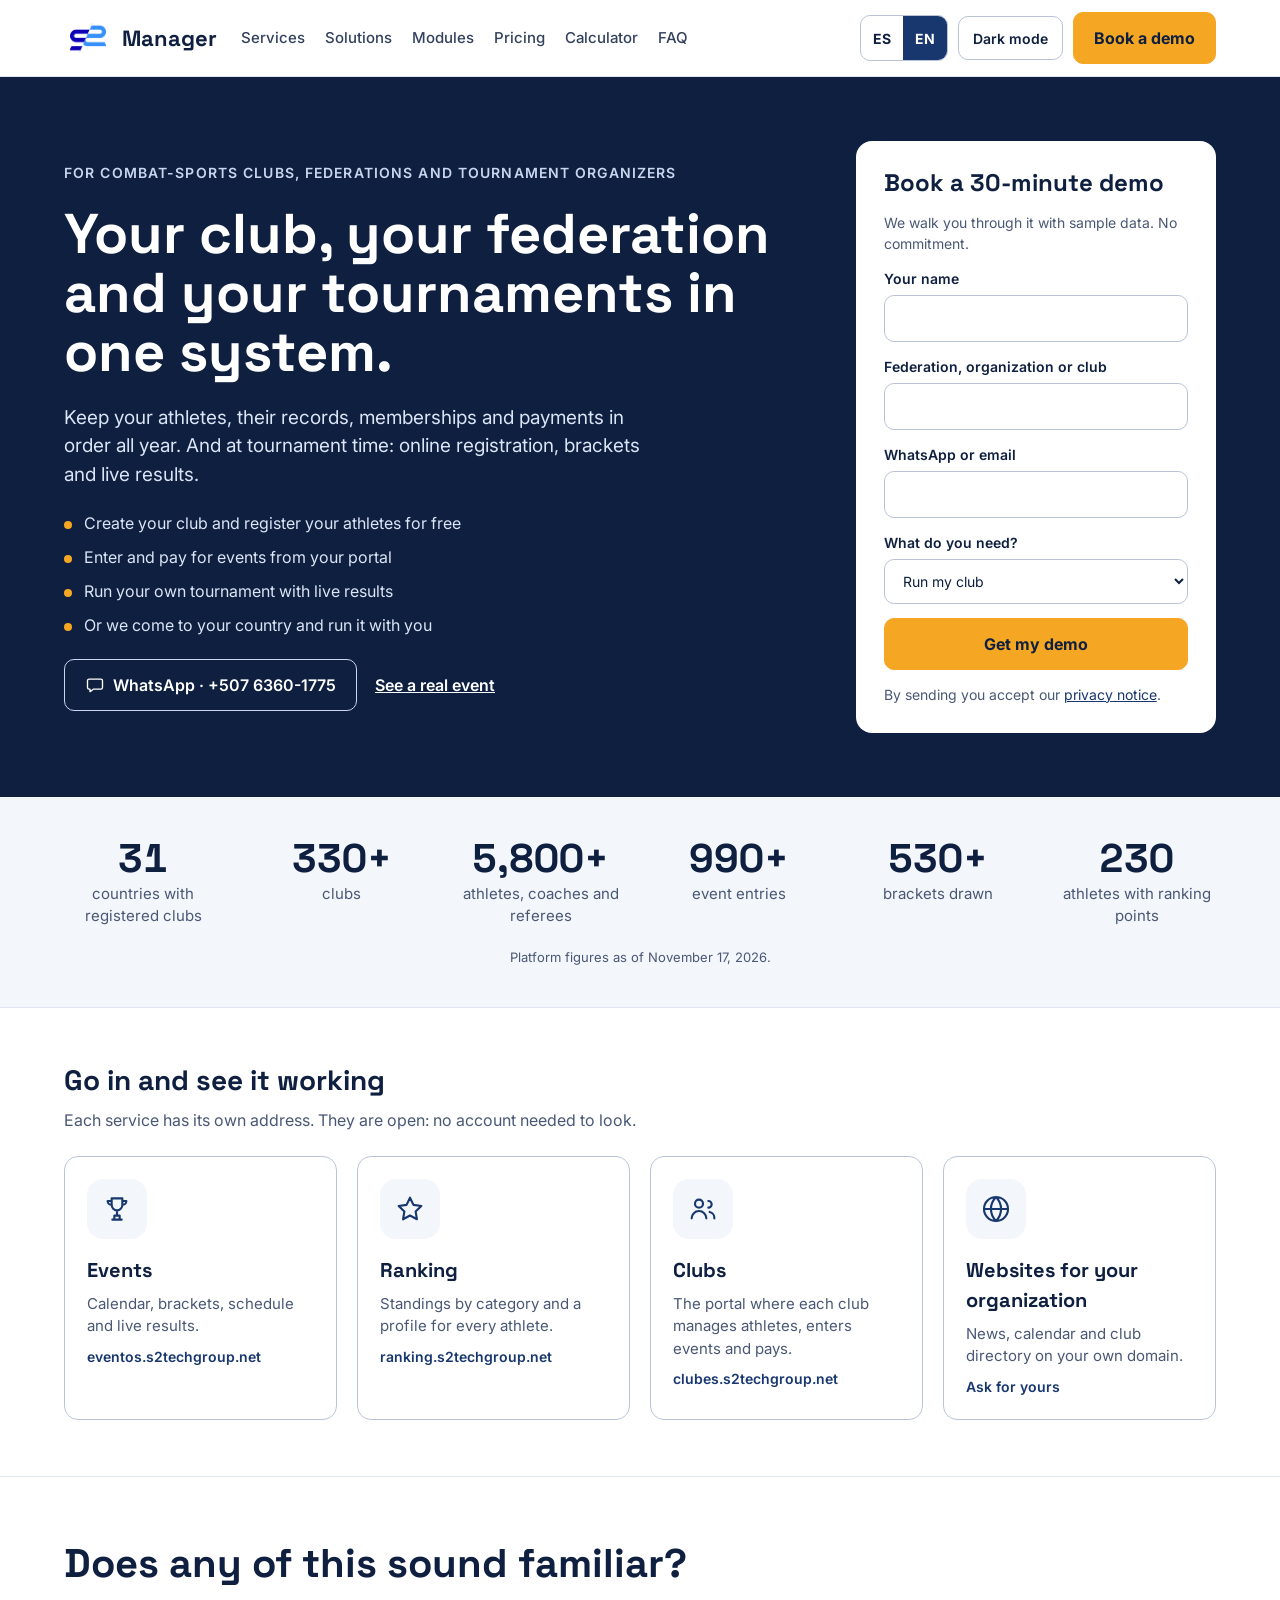
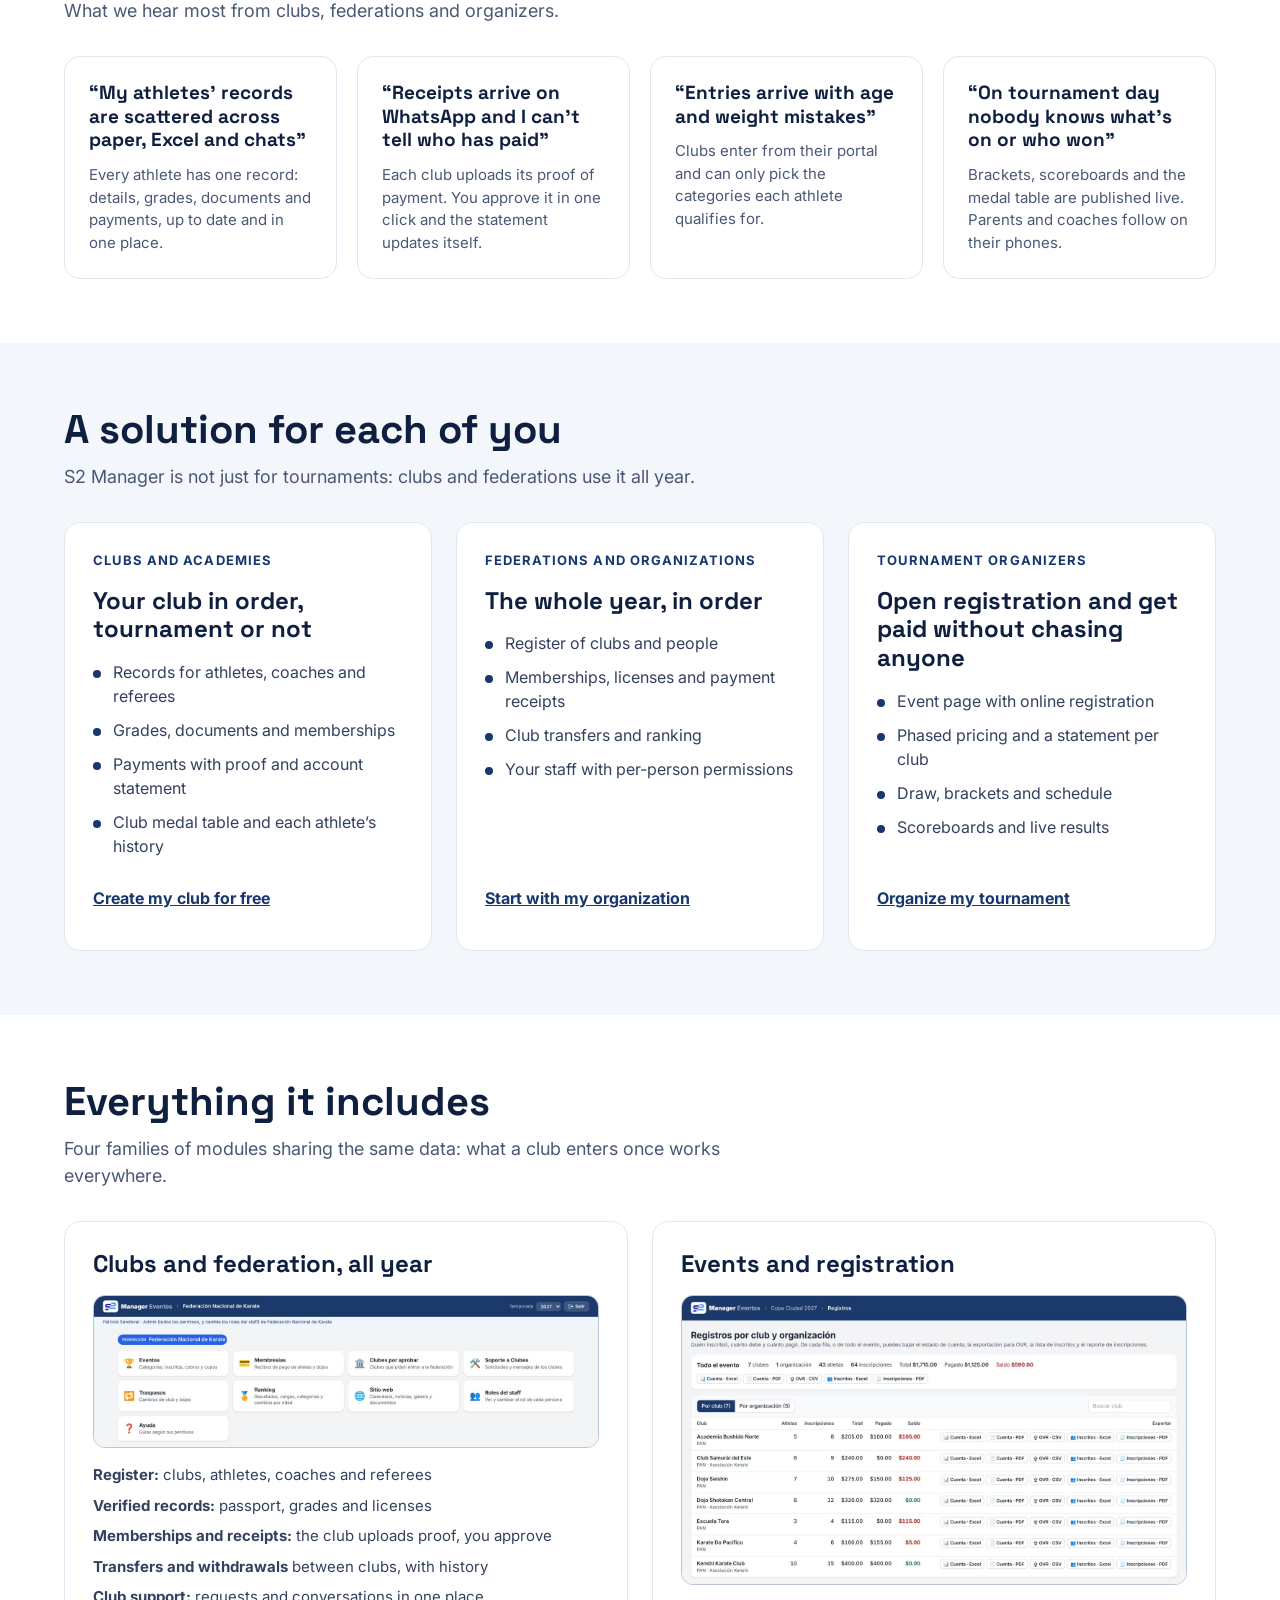
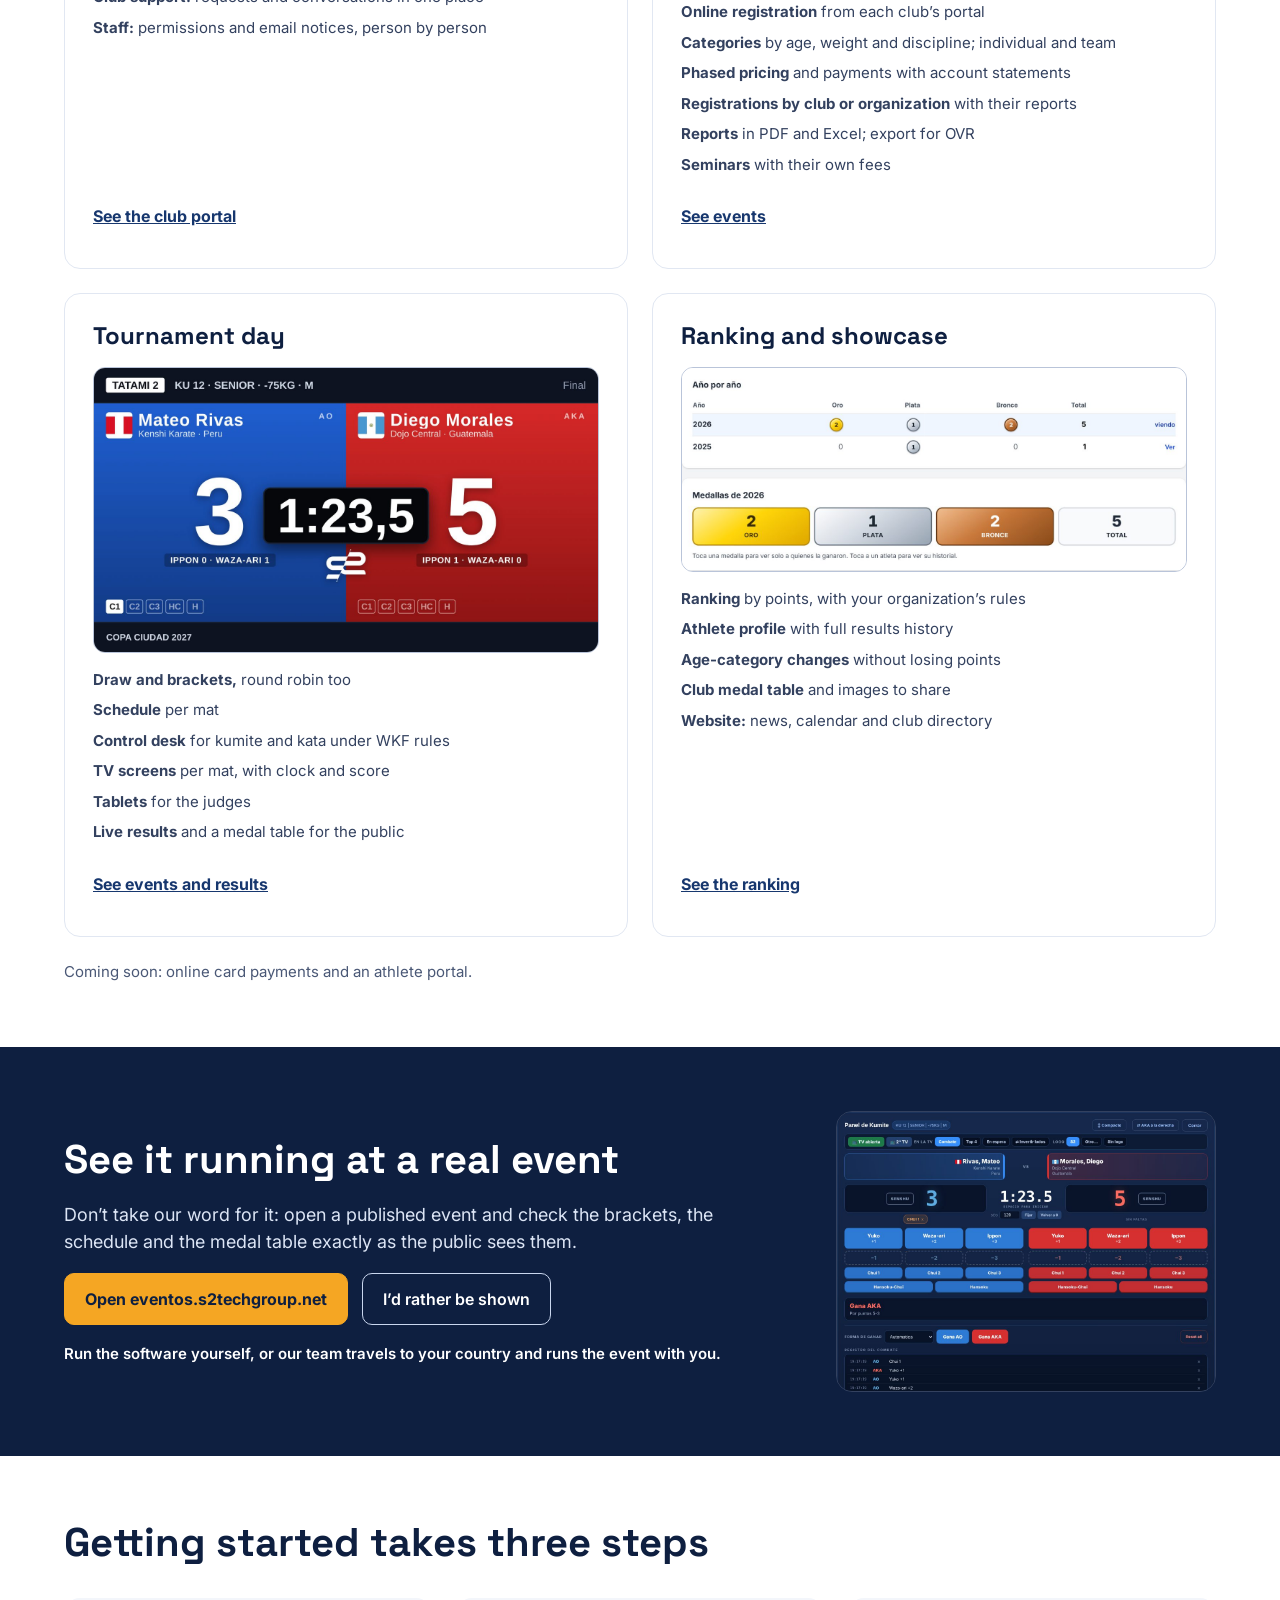
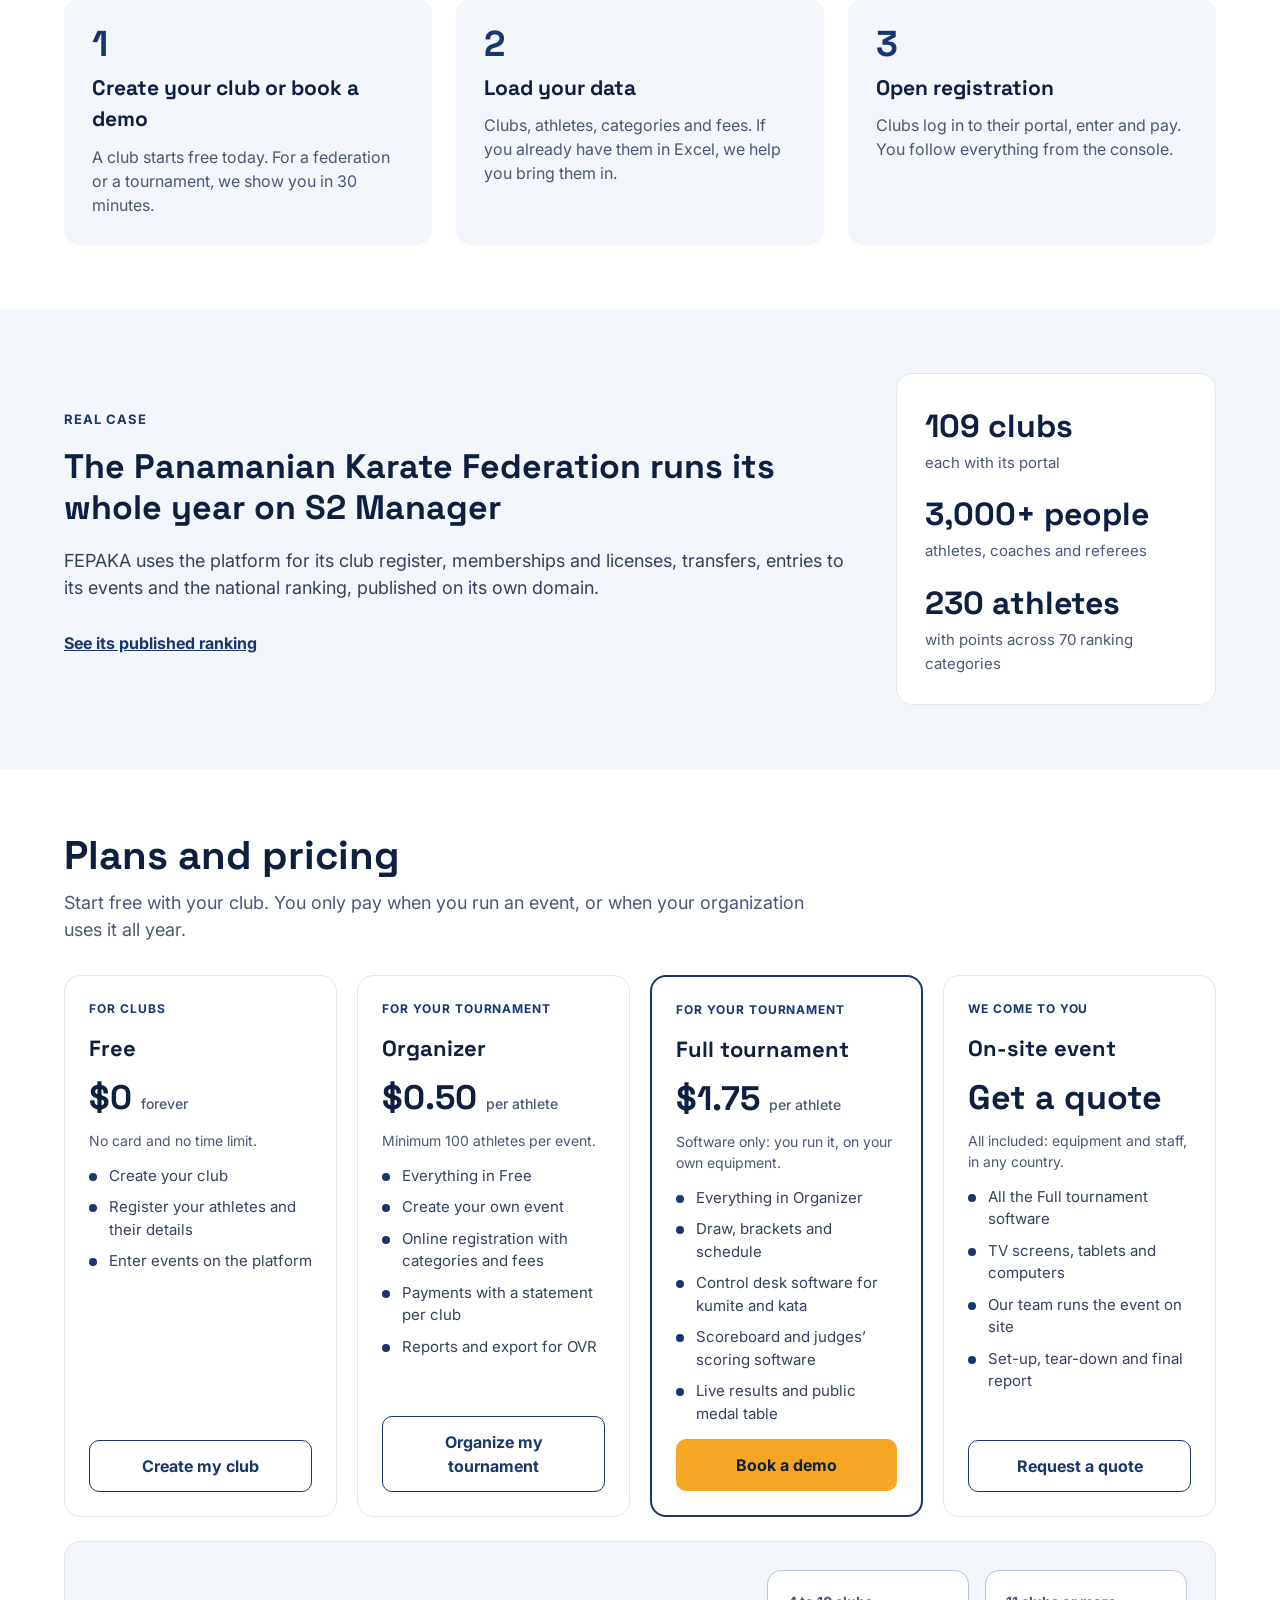
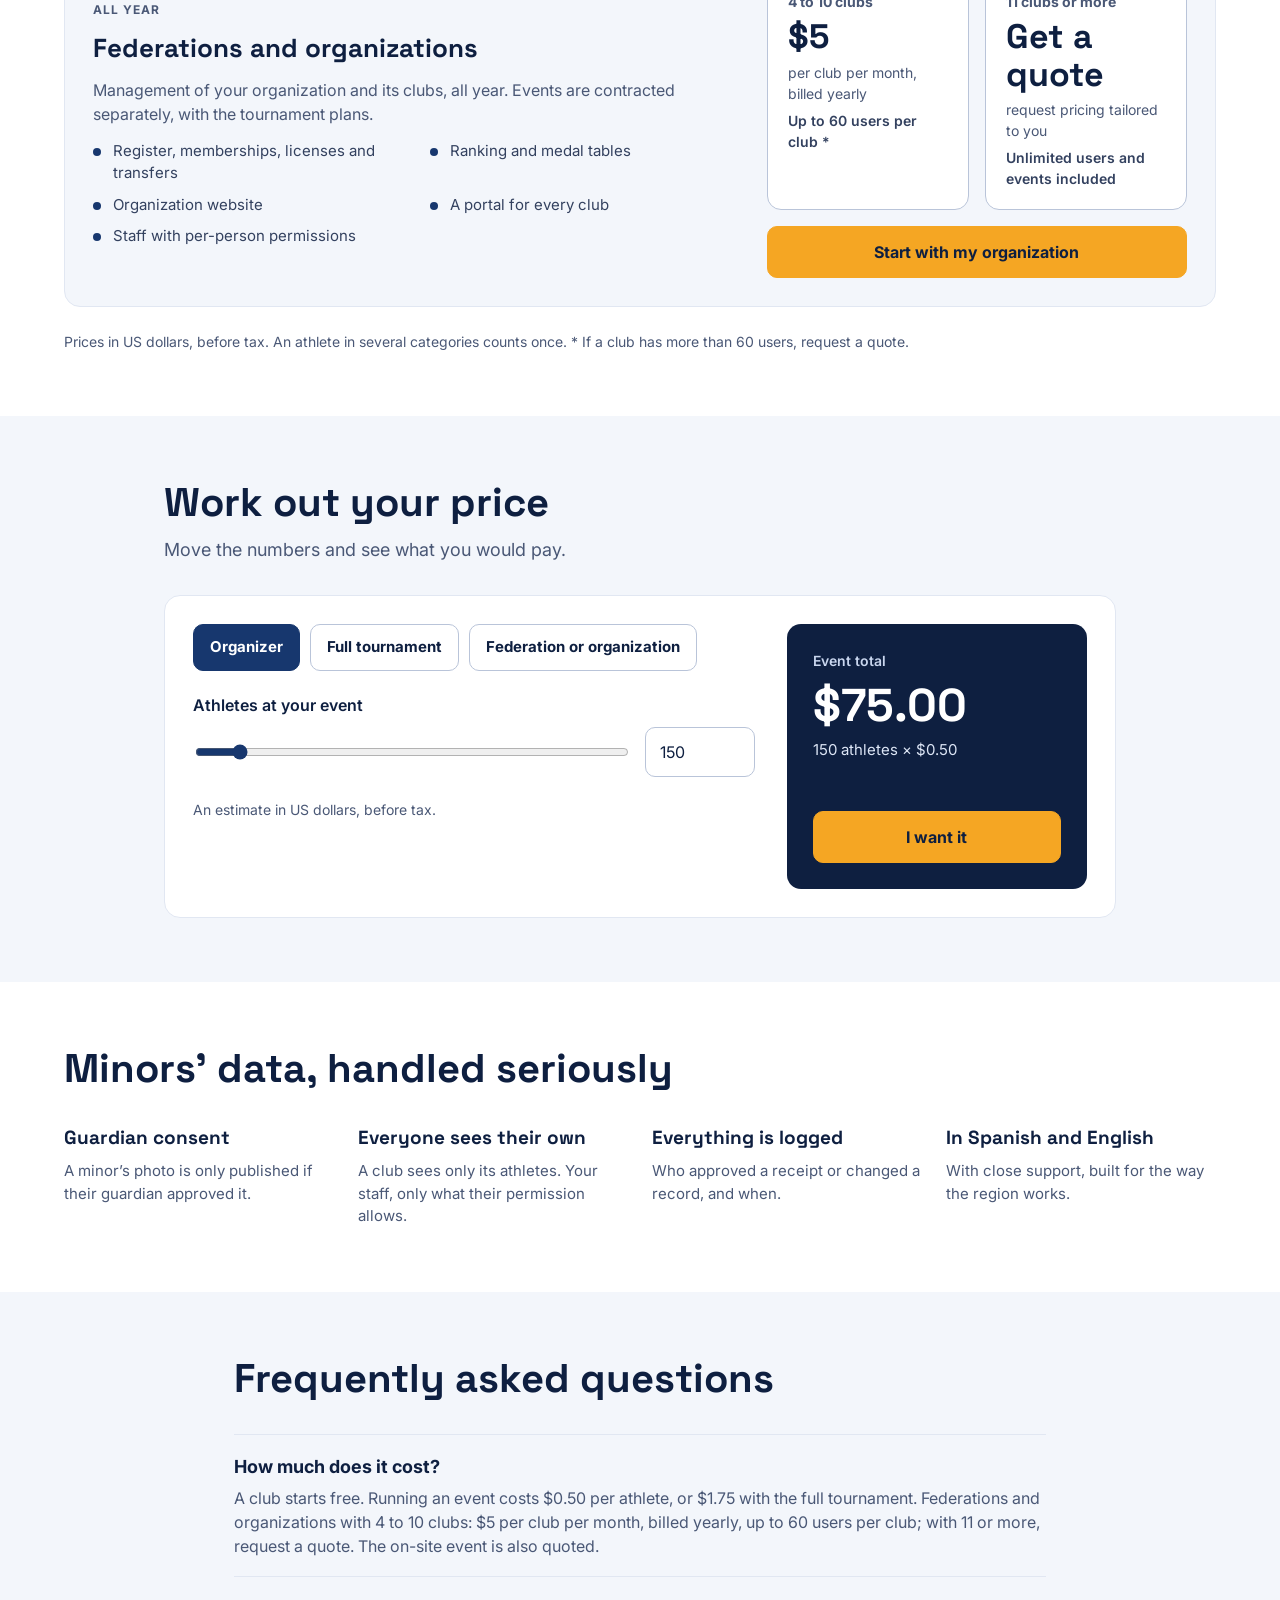
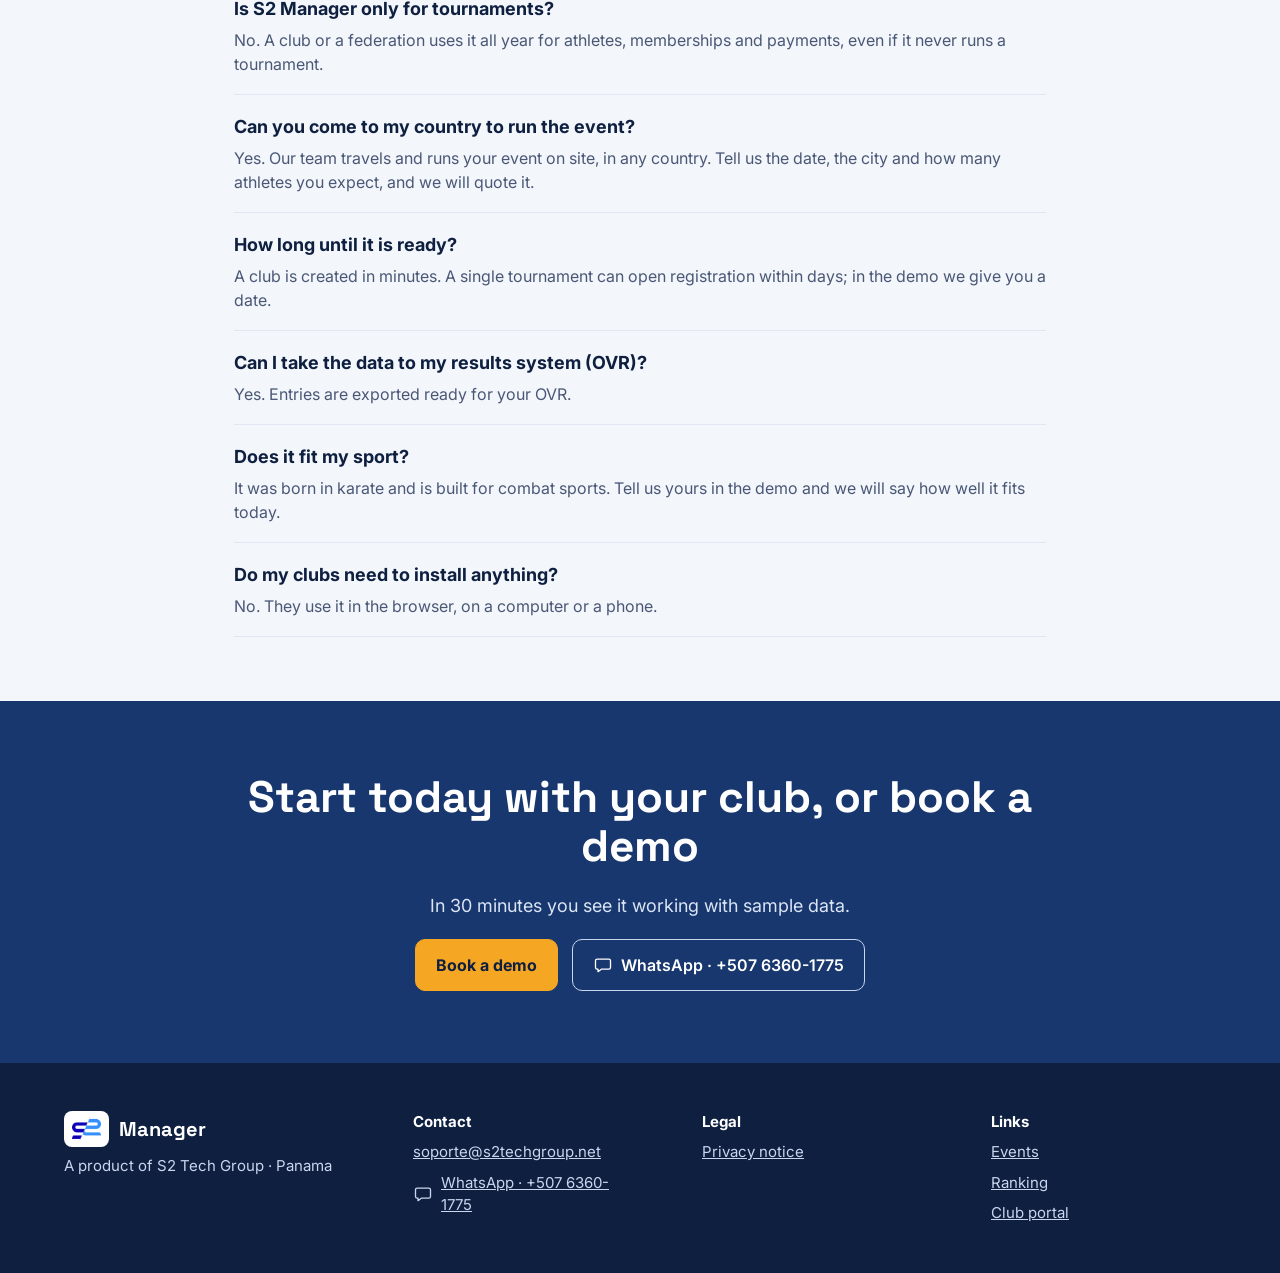
<file: index.html>
<!doctype html>
<html lang="es">
<head>
<meta charset="utf-8">
<meta name="viewport" content="width=device-width, initial-scale=1">
<title>S2 Manager · Tu club, tu federación y tus torneos en un solo sistema</title>
<meta name="description" content="Software para clubes, federaciones y organizadores de deportes de combate: atletas, membresías y pagos todo el año; inscripciones en línea, llaves y resultados en vivo en cada torneo.">
<link rel="canonical" href="https://s2techgroup.net/">
<meta property="og:type" content="website">
<meta property="og:url" content="https://s2techgroup.net/">
<meta property="og:title" content="S2 Manager · Tu club, tu federación y tus torneos en un solo sistema">
<meta property="og:description" content="Software para clubes, federaciones y organizadores de deportes de combate: atletas, membresías y pagos todo el año; inscripciones en línea, llaves y resultados en vivo en cada torneo.">
<meta property="og:image" content="https://s2techgroup.net/img/tv-kumite.jpg">
<meta name="twitter:card" content="summary_large_image">
<meta name="theme-color" content="#0E1F40">
<link rel="icon" type="image/png" href="img/s2-logo.png">
<link rel="preconnect" href="https://fonts.googleapis.com">
<link rel="preconnect" href="https://fonts.gstatic.com" crossorigin>
<link href="https://fonts.googleapis.com/css2?family=Inter:wght@400;500;600;700&family=Space+Grotesk:wght@500;600;700&display=swap" rel="stylesheet">
<link rel="stylesheet" href="css/estilos.css">
<script>try{if(localStorage.getItem('s2tema')==='oscuro')document.documentElement.classList.add('oscuro')}catch(e){}</script>
</head>
<body>
<div id="app">
<header class="barra"><div class="cont"><a class="marca" href="#inicio"><span class="logo"><img src="img/s2-logo.png" alt="S2" width="36" height="30"></span><span>Manager</span></a><nav class="nav" aria-label="Secciones"><a href="#servicios">Servicios</a><a href="#soluciones">Soluciones</a><a href="#modulos">Módulos</a><a href="#planes">Planes</a><a href="#calculadora">Calculadora</a><a href="#preguntas">Preguntas</a></nav><div class="controles"><div class="idioma" role="group" aria-label="Idioma"><button type="button" data-idioma="es" aria-pressed="true">ES</button><button type="button" data-idioma="en" aria-pressed="false">EN</button></div><button type="button" class="tema" data-tema data-oscuro="Modo oscuro" data-claro="Modo claro">Modo oscuro</button><a class="btn pri" href="#demo">Pedir demo</a></div></div></header>
<section class="portada" id="inicio"><div class="cont"><div class="texto"><p class="ceja">Para clubes, federaciones y organizadores de deportes de combate</p><h1>Tu club, tu federación y tus torneos, en un solo sistema.</h1><p class="sub">Lleva a tus atletas, sus datos, membresías y pagos todo el año. Y cuando hay torneo: inscripciones en línea, llaves y resultados en vivo.</p><ul class="lista"><li class="punto"><span>Crea tu club y registra a tus atletas gratis</span></li><li class="punto"><span>Inscribe y paga los eventos desde tu portal</span></li><li class="punto"><span>Organiza tu propio torneo, con resultados en vivo</span></li><li class="punto"><span>Y si lo prefieres, vamos a tu país y lo operamos contigo</span></li></ul><div class="acciones"><a class="btn claro" href="https://wa.me/50763601775" rel="noopener"><svg class="linea" aria-hidden="true" viewBox="0 0 24 24" width="20" height="20"><path d="M5 5h14a2 2 0 0 1 2 2v8a2 2 0 0 1-2 2H10l-4 3v-3H5a2 2 0 0 1-2-2V7a2 2 0 0 1 2-2z"></path></svg><span>WhatsApp · +507 6360-1775</span></a><a class="suelto" href="https://eventos.s2techgroup.net" rel="noopener">Ver un evento real</a></div></div><form class="demo" id="demo" name="demo" method="POST" data-netlify="true" netlify-honeypot="bot-field" aria-label="Pide una demo de 30 minutos"><input type="hidden" name="form-name" value="demo"><input type="hidden" name="idioma" value="es"><p class="trampa"><label>No llenar<input name="bot-field" tabindex="-1" autocomplete="off"></label></p><h2>Pide una demo de 30 minutos</h2><p>Te la mostramos con datos de ejemplo. Sin compromiso.</p><label>Tu nombre<input type="text" name="nombre" autocomplete="name" required maxlength="120"></label><label>Federación, organización o club<input type="text" name="organizacion" autocomplete="organization" maxlength="160"></label><label>WhatsApp o correo<input type="text" name="contacto" required maxlength="160"></label><label>¿Qué necesitas?<select name="necesidad"><option>Llevar mi club</option><option>Gestionar mi federación u organización</option><option>Organizar un torneo</option><option>Que operen mi evento en sitio</option><option>Otra cosa</option></select></label><button type="submit" class="btn pri">Quiero mi demo</button><p class="estado" role="status" hidden></p><p>Al enviar aceptas nuestro <a href="https://eventos.s2techgroup.net/privacidad" rel="noopener">aviso de privacidad</a>.</p></form></div></section>
<section class="cifras" id="cifras" aria-label="Cifras de la plataforma"><div class="cont"><div class="fila"><div class="cifra"><b data-cifra="31">31</b><span>países con clubes registrados</span></div><div class="cifra"><b data-cifra="330+">330+</b><span>clubes</span></div><div class="cifra"><b data-cifra="5.800+">5.800+</b><span>atletas, entrenadores y árbitros</span></div><div class="cifra"><b data-cifra="990+">990+</b><span>inscripciones a eventos</span></div><div class="cifra"><b data-cifra="530+">530+</b><span>llaves sorteadas</span></div><div class="cifra"><b data-cifra="230">230</b><span>atletas con puntos en el ranking</span></div></div><p class="nota">Cifras de la plataforma al 17 de noviembre de 2026.</p></div></section>
<section class="servicios" id="servicios"><div class="cont"><div class="cab" style="margin-bottom:24px"><h2 style="font-size:28px;line-height:1.2">Entra y míralo funcionando</h2><p style="color:var(--mut)">Cada servicio tiene su propia dirección. Están abiertos: no necesitas cuenta para verlos.</p></div><div class="fila"><a class="servicio" href="https://eventos.s2techgroup.net" rel="noopener"><span class="ic"><svg class="linea" aria-hidden="true" viewBox="0 0 24 24" width="32" height="32"><path d="M8 4h8v5a4 4 0 0 1-8 0V4z M8 6H5a3 3 0 0 0 3 3 M16 6h3a3 3 0 0 1-3 3 M12 13v4 M8.5 20h7 M10 17h4v3h-4z"></path></svg></span><b>Eventos</b><span>Calendario, llaves, cronograma y resultados en vivo.</span><em>eventos.s2techgroup.net</em></a><a class="servicio" href="https://ranking.s2techgroup.net" rel="noopener"><span class="ic"><svg class="linea" aria-hidden="true" viewBox="0 0 24 24" width="32" height="32"><path d="M12 3.5l2.6 5.4 5.9.8-4.3 4.1 1 5.9L12 16.9l-5.2 2.8 1-5.9-4.3-4.1 5.9-.8L12 3.5z"></path></svg></span><b>Ranking</b><span>Posiciones por categoría y perfil de cada atleta.</span><em>ranking.s2techgroup.net</em></a><a class="servicio" href="https://clubes.s2techgroup.net" rel="noopener"><span class="ic"><svg class="linea" aria-hidden="true" viewBox="0 0 24 24" width="32" height="32"><path d="M9 11a3 3 0 1 0 0-6 3 3 0 0 0 0 6z M3.5 19a5.5 5.5 0 0 1 11 0 M16 11a2.5 2.5 0 1 0 0-5 M17 14.2a4.5 4.5 0 0 1 3.5 4.8"></path></svg></span><b>Clubes</b><span>El portal donde cada club lleva a sus atletas, inscribe y paga.</span><em>clubes.s2techgroup.net</em></a><a class="servicio" href="#demo"><span class="ic"><svg class="linea" aria-hidden="true" viewBox="0 0 24 24" width="32" height="32"><path d="M12 21a9 9 0 1 0 0-18 9 9 0 0 0 0 18z M3 12h18 M12 3c2.5 2.6 3.8 5.6 3.8 9s-1.3 6.4-3.8 9c-2.5-2.6-3.8-5.6-3.8-9S9.5 5.6 12 3z"></path></svg></span><b>Sitios de tu organización</b><span>Noticias, calendario y directorio de clubes con tu dominio.</span><em>Pide el tuyo</em></a></div></div></section>
<section><div class="cont"><div class="cab"><h2 class="h2">¿Te suena alguno de estos?</h2><p class="sub">Lo que más escuchamos de clubes, federaciones y organizadores.</p></div><div class="rejilla" style="gap:20px"><article class="tarjeta dolor t4"><h3>«Los datos de mis atletas están regados entre papeles, Excel y chats»</h3><p>Cada atleta tiene su ficha: datos, grados, documentos y pagos, al día y en un solo lugar.</p></article><article class="tarjeta dolor t4"><h3>«Los recibos me llegan por WhatsApp y no sé quién pagó»</h3><p>Cada club sube su comprobante. Tú lo apruebas con un clic y el estado de cuenta se actualiza solo.</p></article><article class="tarjeta dolor t4"><h3>«Las inscripciones llegan con errores de edad y peso»</h3><p>El club inscribe desde su portal y solo puede elegir las categorías que le tocan a cada atleta.</p></article><article class="tarjeta dolor t4"><h3>«El día del torneo nadie sabe cómo va ni quién ganó»</h3><p>Llaves, marcadores y medallero se publican en vivo. Padres y entrenadores los siguen desde el celular.</p></article></div></div></section>
<section class="alt" id="soluciones"><div class="cont"><div class="cab"><h2 class="h2">Una solución para cada quien</h2><p class="sub">S2 Manager no es solo para torneos: un club o una federación lo usa todo el año.</p></div><div class="rejilla"><article class="tarjeta solucion t3"><p class="ceja">Clubes y academias</p><h3>Tu club al día, haya o no torneo</h3><ul class="lista"><li class="punto"><span>Fichas de tus atletas, entrenadores y árbitros</span></li><li class="punto"><span>Grados, documentos y membresías</span></li><li class="punto"><span>Pagos con comprobante y estado de cuenta</span></li><li class="punto"><span>Medallero del club e historial de cada atleta</span></li></ul><a class="enlace" href="https://clubes.s2techgroup.net">Crear mi club gratis</a></article><article class="tarjeta solucion t3"><p class="ceja">Federaciones y organizaciones</p><h3>El año entero, ordenado</h3><ul class="lista"><li class="punto"><span>Padrón de clubes y personas</span></li><li class="punto"><span>Membresías, licencias y recibos de pago</span></li><li class="punto"><span>Traspasos entre clubes y ranking</span></li><li class="punto"><span>Tu personal con permisos por persona</span></li></ul><a class="enlace" href="#demo">Empezar con mi organización</a></article><article class="tarjeta solucion t3"><p class="ceja">Organizadores de torneos</p><h3>Abre inscripciones y cobra sin perseguir a nadie</h3><ul class="lista"><li class="punto"><span>Página del evento con inscripción en línea</span></li><li class="punto"><span>Precios por fases y estado de cuenta por club</span></li><li class="punto"><span>Sorteo, llaves y cronograma</span></li><li class="punto"><span>Marcadores y resultados en vivo</span></li></ul><a class="enlace" href="#planes">Organizar mi torneo</a></article></div></div></section>
<section id="modulos"><div class="cont"><div class="cab"><h2 class="h2">Todo lo que incluye</h2><p class="sub">Cuatro familias de módulos que comparten los mismos datos: lo que el club carga una vez sirve para todo.</p></div><div class="rejilla"><article class="tarjeta modulo t2"><h3>Clubes y federación, todo el año</h3><img src="img/consola-federacion.jpg" alt="Inicio de la consola de una federación: eventos, membresías, clubes por aprobar, soporte, traspasos, ranking y sitio web" loading="lazy" width="1400" height="800"><ul class="lista"><li><b>Padrón:</b> clubes, atletas, entrenadores y árbitros</li><li><b>Fichas verificadas:</b> pasaporte, grados y licencias</li><li><b>Membresías y recibos:</b> el club sube el comprobante, tú apruebas</li><li><b>Traspasos y bajas</b> entre clubes, con su historial</li><li><b>Soporte a clubes:</b> solicitudes y conversaciones en un solo lugar</li><li><b>Staff:</b> permisos y avisos por correo, persona por persona</li></ul><a class="enlace" href="https://clubes.s2techgroup.net" rel="noopener">Ver el portal de clubes</a></article><article class="tarjeta modulo t2"><h3>Eventos e inscripciones</h3><img src="img/registros.jpg" alt="Registros de un evento por club: atletas, inscripciones, total, pagado y saldo, con sus reportes" loading="lazy" width="1400" height="800"><ul class="lista"><li><b>Inscripción en línea</b> desde el portal de cada club</li><li><b>Categorías</b> por edad, peso y modalidad; individuales y equipos</li><li><b>Precios por fases</b> y cobros con estado de cuenta</li><li><b>Registros por club u organización</b> con sus reportes</li><li><b>Reportes</b> en PDF y Excel; exportación para OVR</li><li><b>Seminarios</b> con su propio cobro</li></ul><a class="enlace" href="https://eventos.s2techgroup.net" rel="noopener">Ver eventos</a></article><article class="tarjeta modulo t2"><h3>El día del torneo</h3><img src="img/tv-kumite.jpg" alt="Pantalla de TV del tatami con el marcador de un combate de kumite entre Perú y Guatemala" loading="lazy" width="1400" height="800"><ul class="lista"><li><b>Sorteo y llaves,</b> también todos contra todos</li><li><b>Cronograma</b> por área</li><li><b>Mesa de control</b> de kumite y kata con reglas WKF</li><li><b>Pantallas de TV</b> por área, con reloj y marcador</li><li><b>Tablets</b> para los jueces</li><li><b>Resultados en vivo</b> y medallero para el público</li></ul><a class="enlace" href="https://eventos.s2techgroup.net" rel="noopener">Ver eventos y resultados</a></article><article class="tarjeta modulo t2"><h3>Ranking y vitrina</h3><img src="img/medallero.jpg" alt="Medallero de un club: oro, plata y bronce, año por año" loading="lazy" width="1400" height="800"><ul class="lista"><li><b>Ranking</b> por puntos, con las reglas de tu organización</li><li><b>Perfil del atleta</b> con su historial de resultados</li><li><b>Cambio de categoría por edad,</b> sin perder los puntos</li><li><b>Medallero del club</b> e imágenes para compartir</li><li><b>Sitio web:</b> noticias, calendario y directorio de clubes</li></ul><a class="enlace" href="https://ranking.s2techgroup.net" rel="noopener">Ver el ranking</a></article></div><p class="pronto">Próximamente: pago con tarjeta en línea y portal del atleta.</p></div></section>
<section class="banda"><div class="cont"><div class="texto"><h2 class="h2">Míralo funcionando en un evento real</h2><p class="sub">No te pedimos que nos creas: entra a un evento publicado y revisa las llaves, el cronograma y el medallero tal como los ve el público.</p><div class="fila" style="gap:14px"><a class="btn pri" href="https://eventos.s2techgroup.net" rel="noopener">Abrir eventos.s2techgroup.net</a><a class="btn claro" href="#demo">Prefiero que me lo muestren</a></div><p class="nota">Opera el software tú mismo, o nuestro equipo viaja a tu país y maneja el evento contigo.</p></div><div class="foto"><img src="img/mesa-control.jpg" alt="Panel de la mesa de control de kumite: puntos, faltas, reloj y pantallas" loading="lazy" width="1160" height="854"></div></div></section>
<section><div class="cont"><div class="cab"><h2 class="h2">Empezar toma tres pasos</h2></div><ol class="rejilla"><li class="paso"><b>1</b><h3>Crea tu club o pide una demo</h3><p>Un club empieza gratis hoy mismo. Para una federación o un torneo, te lo mostramos en 30 minutos.</p></li><li class="paso"><b>2</b><h3>Carga tus datos</h3><p>Clubes, atletas, categorías y tarifas. Si ya los tienes en Excel, te ayudamos a subirlos.</p></li><li class="paso"><b>3</b><h3>Abre inscripciones</h3><p>Los clubes entran a su portal, inscriben y pagan. Tú sigues todo desde la consola.</p></li></ol></div></section>
<section class="alt caso"><div class="cont"><div class="texto"><p class="ceja">Caso real</p><h2>La Federación Panameña de Karate lleva su año completo en S2 Manager</h2><p class="cuerpo">FEPAKA gestiona en la plataforma el padrón de sus clubes, las membresías y licencias, los traspasos, las inscripciones a sus eventos y el ranking nacional, que se publica con su propio dominio.</p><a class="enlace" style="margin-top:0" href="https://ranking.s2techgroup.net" rel="noopener">Ver su ranking publicado</a></div><div class="tarjeta datos"><div><b>109 clubes</b><span>con su portal</span></div><div><b>3.000+ personas</b><span>atletas, entrenadores y árbitros</span></div><div><b>230 atletas</b><span>con puntos en 70 categorías del ranking</span></div></div></div></section>
<section class="planes" id="planes"><div class="cont"><div class="cab"><h2 class="h2">Planes y precios</h2><p class="sub">Empieza gratis con tu club. Pagas solo cuando organizas un evento, o cuando tu organización lo usa todo el año.</p></div><div class="fila"><article class="tarjeta plan"><p class="ceja">Para clubes</p><h3>Gratis</h3><p class="precio">$0 <small>siempre</small></p><p class="nota">Sin tarjeta y sin límite de tiempo.</p><ul class="lista"><li class="punto"><span>Crea tu club</span></li><li class="punto"><span>Registra a tus atletas y sus datos</span></li><li class="punto"><span>Inscríbete a los eventos de la plataforma</span></li></ul><a class="btn borde" href="https://clubes.s2techgroup.net" rel="noopener">Crear mi club</a></article><article class="tarjeta plan"><p class="ceja">Para tu torneo</p><h3>Organizador</h3><p class="precio">$0.50 <small>por atleta</small></p><p class="nota">Mínimo 100 atletas por evento.</p><ul class="lista"><li class="punto"><span>Todo lo del plan Gratis</span></li><li class="punto"><span>Crea tu propio evento</span></li><li class="punto"><span>Registro en línea con categorías y tarifas</span></li><li class="punto"><span>Cobros con estado de cuenta por club</span></li><li class="punto"><span>Reportes y exportación para OVR</span></li></ul><a class="btn borde" href="#demo">Organizar mi torneo</a></article><article class="tarjeta plan destacado"><p class="ceja">Para tu torneo</p><h3>Torneo completo</h3><p class="precio">$1.75 <small>por atleta</small></p><p class="nota">Solo software: lo operas tú, con tus equipos.</p><ul class="lista"><li class="punto"><span>Todo lo del plan Organizador</span></li><li class="punto"><span>Sorteo, llaves y cronograma</span></li><li class="punto"><span>Software de mesa de control de kumite y kata</span></li><li class="punto"><span>Software de marcador y de puntuación de jueces</span></li><li class="punto"><span>Resultados en vivo y medallero para el público</span></li></ul><a class="btn pri" href="#demo">Pedir demo</a></article><article class="tarjeta plan"><p class="ceja">Vamos a tu país</p><h3>Evento presencial</h3><p class="precio">A cotizar <small></small></p><p class="nota">Todo incluido: equipos y personal, en cualquier país.</p><ul class="lista"><li class="punto"><span>Todo el software de Torneo completo</span></li><li class="punto"><span>Pantallas de TV, tablets y computadoras</span></li><li class="punto"><span>Nuestro equipo opera el evento en sitio</span></li><li class="punto"><span>Montaje, desmontaje e informe final</span></li></ul><a class="btn borde" href="#demo">Pedir cotización</a></article></div><article class="fed"><div class="texto"><p class="ceja" style="font-size:12px">Todo el año</p><h3>Federaciones y organizaciones</h3><p>La gestión de tu organización y de sus clubes, todo el año. Los eventos se contratan aparte, con los planes de torneo.</p><ul class="lista"><li class="punto"><span>Padrón, membresías, licencias y traspasos</span></li><li class="punto"><span>Ranking y medalleros</span></li><li class="punto"><span>Sitio web de la organización</span></li><li class="punto"><span>Portal para cada club</span></li><li class="punto"><span>Personal con permisos por persona</span></li></ul></div><div class="tramos"><div class="tramo"><span class="n">De 4 a 10 clubes</span><span class="p">$5</span><span class="u">por club al mes, con pago anual</span><span class="l">Hasta 60 usuarios por club *</span></div><div class="tramo"><span class="n">11 clubes o más</span><span class="p">A cotizar</span><span class="u">pide tu cotización a la medida</span><span class="l">Usuarios ilimitados y eventos incluidos</span></div><a class="btn pri" href="#demo">Empezar con mi organización</a></div></article><p class="pie-planes">Precios en dólares, sin impuestos. Un atleta en varias categorías cuenta una sola vez. * Si un club pasa de 60 usuarios, pide cotización.</p></div></section>
<section class="alt calc" id="calculadora"><div class="cont medio"><div class="cab"><h2 class="h2">Calcula tu precio</h2><p class="sub">Mueve los números y mira cuánto pagarías.</p></div><div class="caja"><div class="entradas"><div class="planes-calc" role="group" aria-label="Plan"><button type="button" data-plan="org" aria-pressed="false">Organizador</button><button type="button" data-plan="torneo" aria-pressed="false">Torneo completo</button><button type="button" data-plan="fed" aria-pressed="false">Federación u organización</button></div><label data-campo="atletas">Atletas en tu evento<span class="campo"><input type="range" min="20" max="1500" step="10" data-atletas aria-label="Atletas en tu evento"><input type="number" min="1" max="20000" data-atletas aria-label="Atletas en tu evento"></span></label><label data-campo="clubes" hidden>Clubes de tu organización (de 4 a 10; 11 = 11 o más)<span class="campo"><input type="range" min="4" max="11" step="1" data-clubes aria-label="Clubes de tu organización (de 4 a 10; 11 = 11 o más)"><input type="number" min="4" max="11" data-clubes aria-label="Clubes de tu organización (de 4 a 10; 11 = 11 o más)"></span></label><p class="aviso">Es una estimación en dólares, sin impuestos.</p></div><div class="resultado" aria-live="polite"><span class="et" data-r="etiqueta"></span><span class="total" data-r="total"></span><span class="det" data-r="detalle"></span><span class="nt" data-r="nota"></span><a class="btn pri" href="#demo" data-r="cta"></a></div></div></div></section>
<section class="confianza"><div class="cont"><div class="cab"><h2 class="h2">Datos de menores, tratados en serio</h2></div><div class="rejilla"><div class="item"><h3>Consentimiento del acudiente</h3><p>La foto de un menor solo se publica si su acudiente lo aprobó.</p></div><div class="item"><h3>Cada quien ve lo suyo</h3><p>Un club ve solo a sus atletas. Tu personal, solo lo que su permiso le da.</p></div><div class="item"><h3>Queda registro de todo</h3><p>Quién aprobó un recibo o cambió un dato, y cuándo.</p></div><div class="item"><h3>En español e inglés</h3><p>Con soporte cercano, hecho para la forma de trabajar de la región.</p></div></div></div></section>
<section class="alt faq" id="preguntas"><div class="cont angosto"><div class="cab"><h2 class="h2">Preguntas frecuentes</h2></div><div class="preguntas"><div class="item"><h3>¿Cuánto cuesta?</h3><p>Un club empieza gratis. Organizar un evento cuesta $0.50 por atleta, o $1.75 con el torneo completo. Federaciones y organizaciones de 4 a 10 clubes: $5 por club al mes, con pago anual y hasta 60 usuarios por club; con 11 o más, pide cotización. El evento presencial también se cotiza.</p></div><div class="item"><h3>¿S2 Manager es solo para torneos?</h3><p>No. Un club o una federación lo usa todo el año para sus atletas, membresías y pagos, aunque no organice torneos.</p></div><div class="item"><h3>¿Pueden venir a mi país a manejar el evento?</h3><p>Sí. Nuestro equipo viaja y opera tu evento en sitio, en cualquier país. Cuéntanos fecha, ciudad y cuántos atletas esperas, y te cotizamos.</p></div><div class="item"><h3>¿Cuánto tarda en estar listo?</h3><p>Un club se crea en minutos. Un torneo suelto puede abrir inscripciones en pocos días; en la demo te damos una fecha.</p></div><div class="item"><h3>¿Puedo llevar los datos a mi sistema de resultados (OVR)?</h3><p>Sí. Las inscripciones se exportan listas para tu OVR.</p></div><div class="item"><h3>¿Sirve para mi deporte?</h3><p>Nació en el karate y está pensado para deportes de combate. Cuéntanos el tuyo en la demo y te decimos qué tan bien encaja hoy.</p></div><div class="item"><h3>¿Mis clubes tienen que instalar algo?</h3><p>No. Entran desde el navegador, en la computadora o en el celular.</p></div></div></div></section>
<section class="cierre"><div class="cont angosto"><h2>Empieza hoy con tu club, o agenda una demo</h2><p>En 30 minutos lo ves funcionando con datos de ejemplo.</p><div class="fila"><a class="btn pri" href="#demo">Pedir demo</a><a class="btn claro" href="https://wa.me/50763601775" rel="noopener"><svg class="linea" aria-hidden="true" viewBox="0 0 24 24" width="20" height="20"><path d="M5 5h14a2 2 0 0 1 2 2v8a2 2 0 0 1-2 2H10l-4 3v-3H5a2 2 0 0 1-2-2V7a2 2 0 0 1 2-2z"></path></svg><span>WhatsApp · +507 6360-1775</span></a></div></div></section>
<footer class="pie"><div class="cont"><div class="col ancha"><span class="marca"><span class="logo"><img src="img/s2-logo.png" alt="S2" width="36" height="30"></span><span>Manager</span></span><span>Un producto de S2 Tech Group · Panamá</span></div><div class="col"><b>Contacto</b><a href="mailto:soporte@s2techgroup.net">soporte@s2techgroup.net</a><a class="wa" href="https://wa.me/50763601775" rel="noopener"><svg class="linea" aria-hidden="true" viewBox="0 0 24 24" width="20" height="20"><path d="M5 5h14a2 2 0 0 1 2 2v8a2 2 0 0 1-2 2H10l-4 3v-3H5a2 2 0 0 1-2-2V7a2 2 0 0 1 2-2z"></path></svg><span>WhatsApp · +507 6360-1775</span></a></div><div class="col"><b>Legal</b><a href="https://eventos.s2techgroup.net/privacidad" rel="noopener">Aviso de privacidad</a></div><div class="col"><b>Accesos</b><a href="https://eventos.s2techgroup.net" rel="noopener">Eventos</a><a href="https://ranking.s2techgroup.net" rel="noopener">Ranking</a><a href="https://clubes.s2techgroup.net" rel="noopener">Portal de clubes</a></div></div></footer>
</div>
<script src="js/datos.js"></script>
<script src="js/app.js"></script>
</body>
</html>
</file>
<file: css/estilos.css>
/* S2 Manager · página de ventas */
:root{--bg:#FFFFFF;--bg2:#F3F6FB;--card:#FFFFFF;--ink:#0E1F40;--ink2:#33415F;--mut:#4A5876;--line:#E1E7F2;--line2:#B9C4D9;--brand:#17376E;--hero:#0E1F40;--band:#17376E;--acc:#F5A623;--titulo:'Space Grotesk',system-ui,sans-serif}
html.oscuro{--bg:#0B1220;--bg2:#101A2E;--card:#152238;--ink:#F2F5FB;--ink2:#D5DDEC;--mut:#A9B6CE;--line:#26344F;--line2:#3A4A6B;--brand:#9DBEFF;--hero:#060B16;--band:#12264D}
*{box-sizing:border-box}
[hidden]{display:none!important}
html{scroll-behavior:smooth}
body{margin:0;background:var(--bg);color:var(--ink);font-family:Inter,system-ui,sans-serif;font-size:16px;line-height:1.5}
img{max-width:100%}
a{color:var(--brand)}
a:hover{opacity:.85}
:focus-visible{outline:3px solid var(--acc);outline-offset:2px}
h1,h2,h3,p,ul,ol{margin:0}
ul,ol{padding:0;list-style:none}
h1,h2,h3{font-family:var(--titulo)}
.cont{max-width:1200px;margin:0 auto;padding:64px 24px}
.cont.angosto{max-width:860px}
.cont.medio{max-width:1000px}
.col{display:flex;flex-direction:column}
.fila{display:flex;flex-wrap:wrap}
.h2{font-size:clamp(28px,3.4vw,40px);line-height:1.15}
.sub{font-size:18px;color:var(--mut)}
.cab{display:flex;flex-direction:column;gap:10px;max-width:760px;margin-bottom:32px}
.alt{background:var(--bg2)}
.ceja{font-size:13px;font-weight:700;letter-spacing:.08em;text-transform:uppercase;color:var(--brand)}
.tarjeta{background:var(--card);border:1px solid var(--line);border-radius:16px;padding:28px;display:flex;flex-direction:column;gap:16px}
.punto{display:flex;gap:12px;align-items:baseline}
.punto::before{content:"";flex:none;width:8px;height:8px;border-radius:50%;background:var(--brand)}
.lista{display:flex;flex-direction:column;gap:10px;color:var(--ink2)}
.btn{display:inline-flex;align-items:center;justify-content:center;gap:8px;font:inherit;font-weight:700;text-decoration:none;text-align:center;padding:13px 20px;border-radius:10px;border:1.5px solid transparent;cursor:pointer;min-height:44px}
.btn.pri{background:var(--acc);color:#0E1F40;border-color:var(--acc)}
.btn.borde{background:transparent;color:var(--brand);border-color:var(--brand)}
.btn.claro{background:transparent;color:#FFFFFF;border-color:#C9D6EE;font-weight:600}
.enlace{font-weight:700;padding:12px 0;margin-top:auto;align-self:flex-start}

/* Barra */
.barra{background:var(--bg);border-bottom:1px solid var(--line);position:sticky;top:0;z-index:20}
.barra .cont{padding:12px 24px;display:flex;flex-wrap:wrap;align-items:center;gap:10px 24px}
.marca{display:flex;align-items:center;gap:10px;font-family:var(--titulo);font-weight:700;font-size:22px;color:var(--ink);text-decoration:none}
.marca span.logo{background:#FFFFFF;border-radius:8px;padding:4px 6px;display:flex}
.marca img{height:30px;width:auto}
.nav{display:flex;flex-wrap:wrap;gap:2px 20px;flex:1 1 320px;font-weight:500;font-size:15px}
.nav a{color:var(--ink2);text-decoration:none;padding:10px 0}
.controles{display:flex;flex-wrap:wrap;gap:10px;align-items:center}
.idioma{display:flex;border:1px solid var(--line2);border-radius:10px;overflow:hidden}
.idioma button{font:inherit;font-size:14px;font-weight:700;border:0;padding:10px 12px;min-height:44px;cursor:pointer;background:transparent;color:var(--ink)}
.idioma button[aria-pressed="true"]{background:#17376E;color:#FFFFFF}
.tema{font:inherit;font-size:14px;font-weight:600;background:transparent;color:var(--ink);border:1px solid var(--line2);border-radius:10px;padding:10px 14px;min-height:44px;cursor:pointer}

/* Portada */
.portada{background:var(--hero);color:#FFFFFF}
.portada .cont{display:flex;flex-wrap:wrap;gap:48px;align-items:center}
.portada .texto{flex:999 1 460px;min-width:0;display:flex;flex-direction:column;gap:22px}
.portada .ceja{color:#C9D6EE;font-size:14px;font-weight:600}
.portada h1{font-size:clamp(36px,5vw,56px);line-height:1.05}
.portada .sub{color:#DCE5F5;font-size:19px;max-width:580px}
.portada .lista{color:#DCE5F5}
.portada .punto::before{background:var(--acc)}
.portada .acciones{display:flex;flex-wrap:wrap;gap:14px;align-items:center}
.portada .acciones a.suelto{color:#FFFFFF;font-weight:600;padding:13px 4px}
.demo{flex:1 1 360px;max-width:440px;background:var(--card);color:var(--ink);border-radius:16px;padding:28px;display:flex;flex-direction:column;gap:14px}
.demo h2{font-size:24px;line-height:1.2}
.demo p{font-size:14px;color:var(--mut)}
.demo label{display:flex;flex-direction:column;gap:6px;font-size:14px;font-weight:600}
.demo input,.demo select,.calc input[type=number]{font:inherit;font-weight:400;padding:12px 14px;border:1px solid var(--line2);border-radius:10px;min-height:44px;background:var(--bg);color:var(--ink)}
.demo .trampa{position:absolute;left:-9999px}
.demo .estado{font-size:14px;font-weight:600;border-radius:10px;padding:10px 12px}
.demo .estado.ok{background:#E3F6EC;color:#0B5B32}
.demo .estado.mal{background:#FDECEC;color:#8C1D1D}

/* Cifras */
.cifras{background:var(--bg2);border-bottom:1px solid var(--line)}
.cifras .cont{padding:40px 24px;display:flex;flex-direction:column;gap:20px}
.cifras .fila{gap:24px 40px;justify-content:center}
.cifra{display:flex;flex-direction:column;align-items:center;gap:2px;flex:1 1 150px;text-align:center}
.cifra b{font-family:var(--titulo);font-size:40px;line-height:1.1;font-variant-numeric:tabular-nums}
.cifra span{font-size:15px;color:var(--mut)}
.cifras .nota{text-align:center;font-size:13px;color:var(--mut)}

/* Servicios */
.servicios{border-bottom:1px solid var(--line)}
.servicios .cont{padding:56px 24px}
.servicios .fila{gap:20px}
.servicio{flex:1 1 250px;text-decoration:none;color:var(--ink);background:var(--card);border:1px solid var(--line2);border-radius:14px;padding:22px;display:flex;flex-direction:column;gap:8px}
.servicio .ic{width:60px;height:60px;border-radius:16px;background:var(--bg2);color:var(--brand);display:flex;align-items:center;justify-content:center;margin-bottom:8px}
.servicio b{font-family:var(--titulo);font-size:20px}
.servicio span{font-size:15px;color:var(--mut)}
.servicio em{font-style:normal;font-size:14px;font-weight:600;color:var(--brand)}
svg.linea{fill:none;stroke:currentColor;stroke-width:1.6;stroke-linecap:round;stroke-linejoin:round;flex:none}

.rejilla{display:flex;flex-wrap:wrap;gap:24px}
.rejilla>.t3{flex:1 1 300px}
.rejilla>.t4{flex:1 1 250px}
.rejilla>.t2{flex:1 1 480px;min-width:0}
.dolor h3{font-size:19px;line-height:1.25}
.dolor p{color:var(--mut);font-size:15px}
.dolor{gap:12px;padding:24px}
.solucion h3{font-size:24px;line-height:1.2}
.modulo h3{font-size:24px;line-height:1.2}
.modulo img{display:block;width:100%;height:auto;border-radius:12px;border:1px solid var(--line2)}
.modulo .lista{gap:8px;font-size:15px}
.pronto{font-size:15px;color:var(--mut);margin-top:24px}

/* Banda */
.banda{background:var(--hero);color:#FFFFFF}
.banda .cont{display:flex;flex-wrap:wrap;gap:48px;align-items:center}
.banda .texto{flex:999 1 420px;min-width:0;display:flex;flex-direction:column;gap:18px}
.banda .sub{color:#DCE5F5}
.banda .nota{font-size:15px;font-weight:600}
.banda .foto{flex:1 1 380px;min-width:0}
.banda .foto img{display:block;width:100%;height:auto;border-radius:16px;border:1px solid #33415F}

.paso{flex:1 1 300px;display:flex;flex-direction:column;gap:10px;background:var(--bg2);border-radius:16px;padding:28px}
.paso b{font-family:var(--titulo);font-size:36px;color:var(--brand);line-height:1}
.paso h3{font-size:21px}
.paso p{color:var(--mut)}

.caso .cont{display:flex;flex-wrap:wrap;gap:40px;align-items:center}
.caso .texto{flex:999 1 460px;min-width:0;display:flex;flex-direction:column;gap:18px}
.caso h2{font-size:clamp(26px,3vw,34px);line-height:1.2}
.caso .texto p.cuerpo{font-size:18px;color:var(--ink2)}
.caso .datos{flex:1 1 320px}
.caso .datos b{display:block;font-family:var(--titulo);font-size:32px}
.caso .datos span{color:var(--mut);font-size:15px}

/* Planes */
.planes .fila{gap:20px;align-items:stretch}
.plan{flex:1 1 250px;gap:14px;padding:24px}
.plan.destacado{border:2px solid var(--brand)}
.plan .ceja{font-size:12px}
.plan h3{font-size:22px}
.plan .precio{font-family:var(--titulo);font-weight:700;font-size:34px;line-height:1.1}
.plan .precio small{font-family:Inter,system-ui,sans-serif;font-weight:500;font-size:14px;color:var(--mut)}
.plan .nota{font-size:14px;color:var(--mut)}
.plan .lista{gap:9px;font-size:15px}
.plan .btn{margin-top:auto}
.fed{background:var(--bg2);border:1px solid var(--line);border-radius:16px;padding:28px;display:flex;flex-wrap:wrap;gap:28px;align-items:center;margin-top:24px}
.fed .texto{flex:999 1 360px;min-width:0;display:flex;flex-direction:column;gap:14px}
.fed h3{font-size:26px;line-height:1.2}
.fed .texto>p{color:var(--mut)}
.fed .lista{flex-direction:row;flex-wrap:wrap;gap:9px 28px;font-size:15px}
.fed .lista li{flex:1 1 240px}
.fed .tramos{flex:1 1 420px;display:flex;flex-wrap:wrap;gap:16px}
.tramo{flex:1 1 190px;background:var(--card);border:1px solid var(--line2);border-radius:14px;padding:20px;display:flex;flex-direction:column;gap:6px}
.tramo .n{font-size:14px;font-weight:700;color:var(--mut)}
.tramo .p{font-family:var(--titulo);font-weight:700;font-size:34px;line-height:1.1}
.tramo .u{font-size:14px;color:var(--mut)}
.tramo .l{font-size:14px;font-weight:600;color:var(--ink2)}
.fed .tramos .btn{flex:1 1 100%}
.pie-planes{font-size:14px;color:var(--mut);margin-top:24px}

/* Calculadora */
.calc .caja{background:var(--card);border:1px solid var(--line);border-radius:16px;padding:28px;display:flex;flex-wrap:wrap;gap:32px}
.calc .entradas{flex:999 1 380px;min-width:0;display:flex;flex-direction:column;gap:22px}
.calc .planes-calc{display:flex;flex-wrap:wrap;gap:10px}
.calc .planes-calc button{font:inherit;font-size:15px;font-weight:700;border-radius:10px;padding:11px 16px;min-height:44px;cursor:pointer;background:transparent;color:var(--ink);border:1.5px solid var(--line2)}
.calc .planes-calc button[aria-pressed="true"]{background:#17376E;color:#FFFFFF;border-color:#17376E}
.calc label{display:flex;flex-direction:column;gap:10px;font-weight:600}
.calc .campo{display:flex;flex-wrap:wrap;gap:14px;align-items:center}
.calc input[type=range]{flex:1 1 220px;min-height:44px;accent-color:#17376E}
.calc input[type=number]{width:110px}
.calc .aviso{font-size:14px;color:var(--mut)}
.calc .resultado{flex:1 1 300px;background:var(--hero);color:#FFFFFF;border-radius:14px;padding:26px;display:flex;flex-direction:column;gap:10px;justify-content:center}
.calc .resultado .et{font-size:14px;font-weight:600;color:#C9D6EE}
.calc .resultado .total{font-family:var(--titulo);font-weight:700;font-size:46px;line-height:1.05}
.calc .resultado .det{font-size:15px;color:#DCE5F5}
.calc .resultado .nt{font-size:14px;color:#C9D6EE;min-height:21px}
.calc .resultado .btn{margin-top:8px}

.confianza h3{font-size:19px}
.confianza p{color:var(--mut);font-size:15px}
.confianza .item{flex:1 1 250px;display:flex;flex-direction:column;gap:8px}
.faq .preguntas{border-bottom:1px solid var(--line)}
.faq .item{border-top:1px solid var(--line);padding:18px 0;display:flex;flex-direction:column;gap:6px}
.faq h3{font-family:Inter,system-ui,sans-serif;font-size:18px;font-weight:700}
.faq p{color:var(--mut)}

.cierre{background:var(--band);color:#FFFFFF}
.cierre .cont{padding:72px 24px;display:flex;flex-direction:column;gap:20px;align-items:center;text-align:center}
.cierre h2{font-size:clamp(30px,4vw,44px);line-height:1.12}
.cierre p{font-size:18px;color:#DCE5F5}
.cierre .fila{gap:14px;justify-content:center}

.pie{background:#0E1F40;color:#C9D6EE;font-size:15px}
.pie .cont{padding:48px 24px;display:flex;flex-wrap:wrap;gap:32px 64px}
.pie .col{flex:1 1 200px;gap:8px}
.pie .col.ancha{flex:1 1 260px}
.pie b{color:#FFFFFF}
.pie a{color:#C9D6EE}
.pie .marca{color:#FFFFFF;font-size:20px}
.pie .marca span.logo{padding:6px 8px}
.pie .marca img{height:24px}
.pie a.wa{display:inline-flex;align-items:center;gap:8px}

@media (max-width:640px){
  .cont{padding:48px 16px}
  .barra{position:static}
  .barra .cont{padding:10px 16px}
  .nav{order:3;flex-basis:100%}
  .cifra b{font-size:34px}
}
@media (prefers-reduced-motion:reduce){html{scroll-behavior:auto}}
</file>
